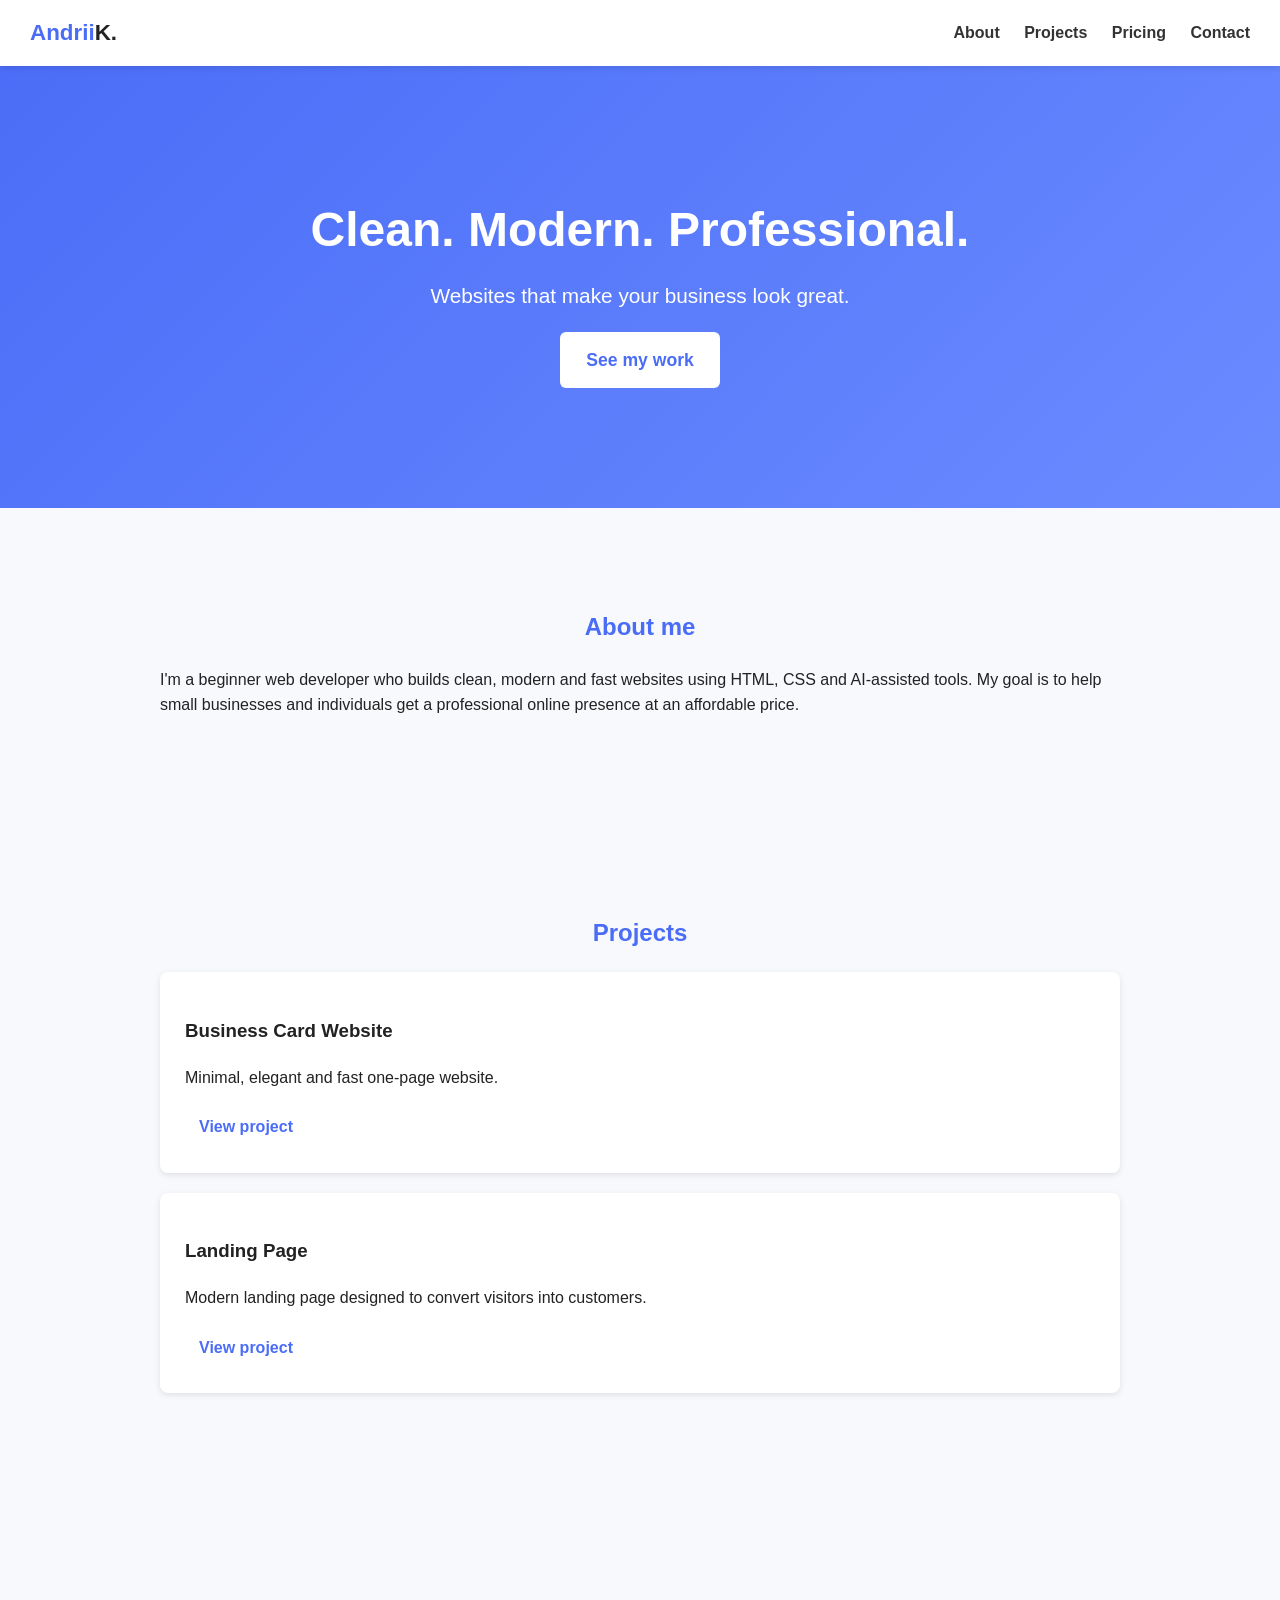
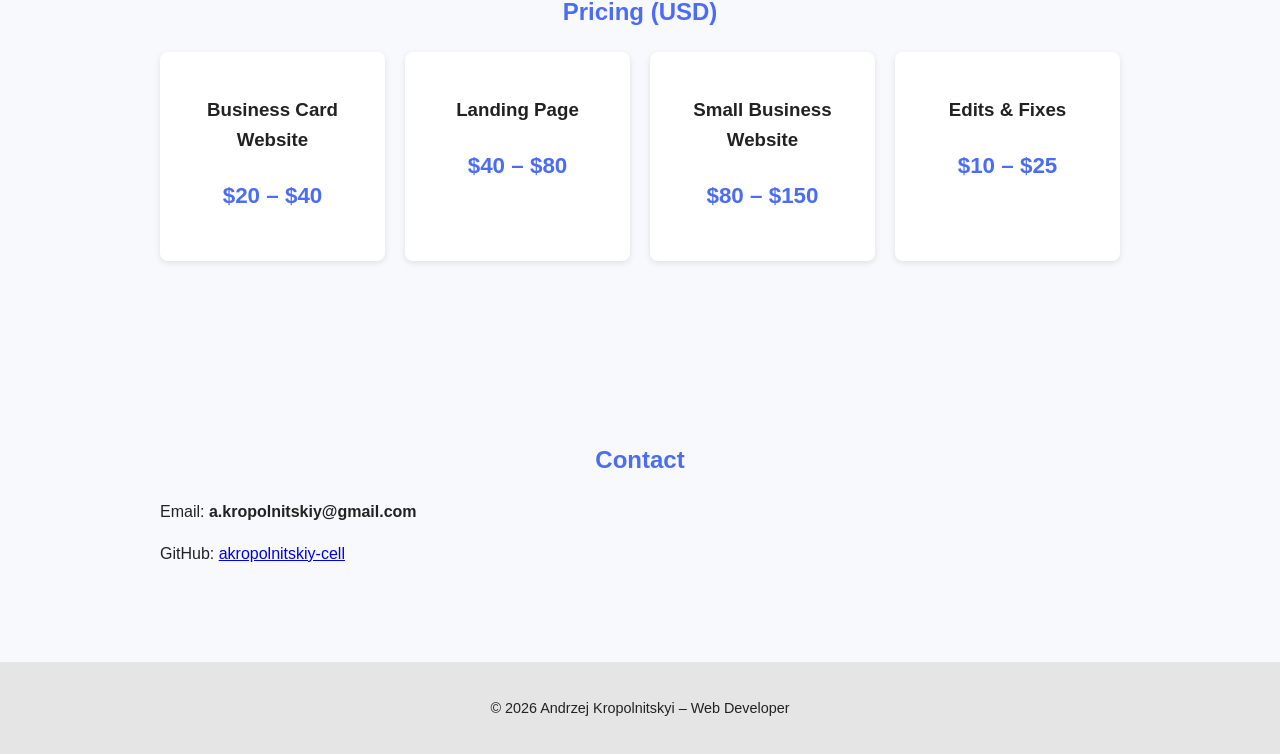
<file: index.html>
<!DOCTYPE html>
<html lang="en">
<head>
    <meta charset="UTF-8">
    <meta name="viewport" content="width=device-width, initial-scale=1.0">
    <title>Andrii Kropolnitskyi – Web Developer</title>
    <link rel="stylesheet" href="style.css">
</head>
<body>

<nav class="navbar">
    <a href="#" class="logo">Andrii<span>K.</span></a>
    <div class="nav-links">
        <a href="#about">About</a>
        <a href="#projects">Projects</a>
        <a href="#pricing">Pricing</a>
        <a href="#contact">Contact</a>
    </div>
</nav>

<header class="hero fade-in">
    <h1 class="title">Clean. Modern. Professional.</h1>
    <p class="subtitle">Websites that make your business look great.</p>
    <a href="#projects" class="btn large">See my work</a>
</header>

<section id="about" class="about fade-in">
    <h2>About me</h2>
    <p>
        I'm a beginner web developer who builds clean, modern and fast websites using HTML, CSS and AI-assisted tools.
        My goal is to help small businesses and individuals get a professional online presence at an affordable price.
    </p>
</section>

<section id="projects" class="projects fade-in">
    <h2>Projects</h2>

    <div class="project-card">
        <h3>Business Card Website</h3>
        <p>Minimal, elegant and fast one-page website.</p>
        <a href="business-card/index.html" class="btn small">View project</a>
    </div>

    <div class="project-card">
        <h3>Landing Page</h3>
        <p>Modern landing page designed to convert visitors into customers.</p>
        <a href="landing-page/index.html" class="btn small">View project</a>
    </div>
</section>

<section id="pricing" class="pricing fade-in">
    <h2>Pricing (USD)</h2>
    <div class="price-grid">
        <div class="price-box">
            <h3>Business Card Website</h3>
            <p class="price">$20 – $40</p>
        </div>
        <div class="price-box">
            <h3>Landing Page</h3>
            <p class="price">$40 – $80</p>
        </div>
        <div class="price-box">
            <h3>Small Business Website</h3>
            <p class="price">$80 – $150</p>
        </div>
        <div class="price-box">
            <h3>Edits & Fixes</h3>
            <p class="price">$10 – $25</p>
        </div>
    </div>
</section>

<section id="contact" class="contact fade-in">
    <h2>Contact</h2>
    <p>Email: <strong>a.kropolnitskiy@gmail.com</strong></p>
    <p>GitHub: <a href="https://github.com/akropolnitskiy-cell" target="_blank">akropolnitskiy-cell</a></p>
</section>

<footer class="footer">
    <p>© 2026 Andrzej Kropolnitskyi – Web Developer</p>
</footer>

</body>
</html>
</file>
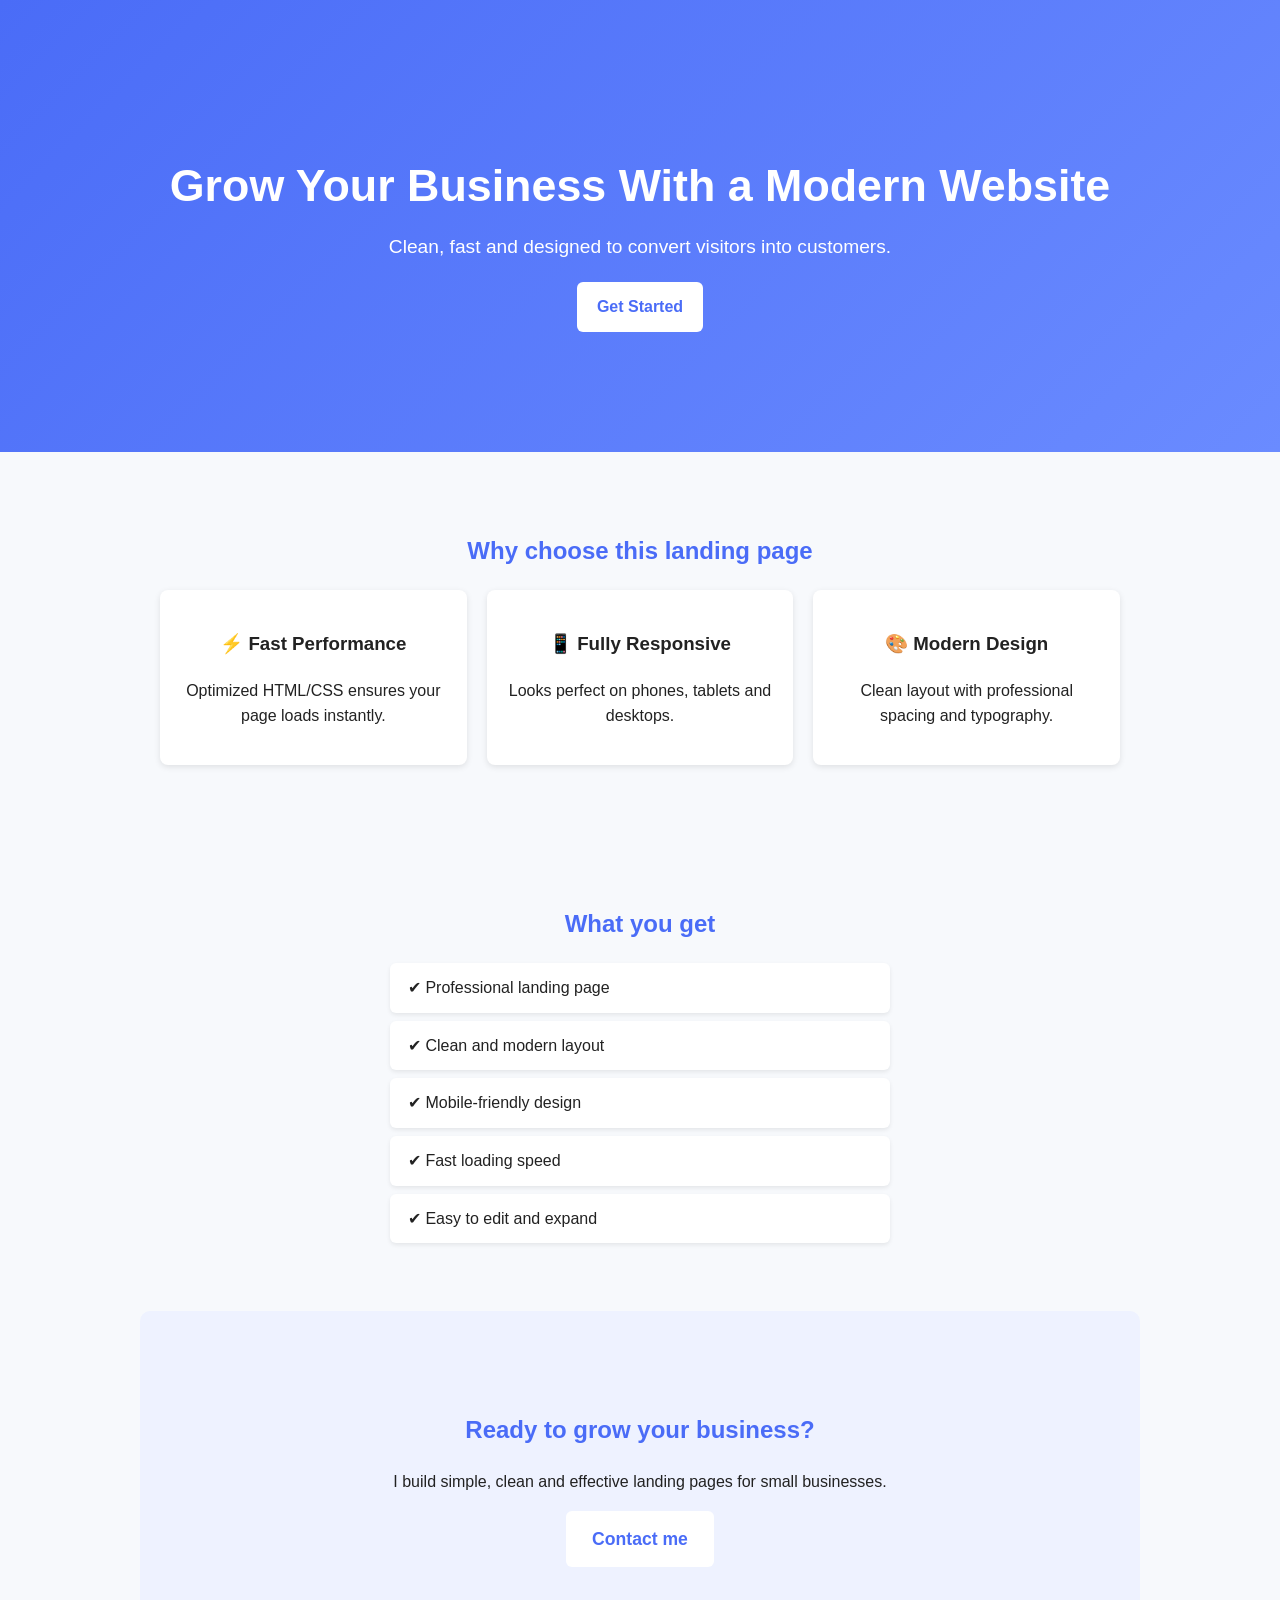
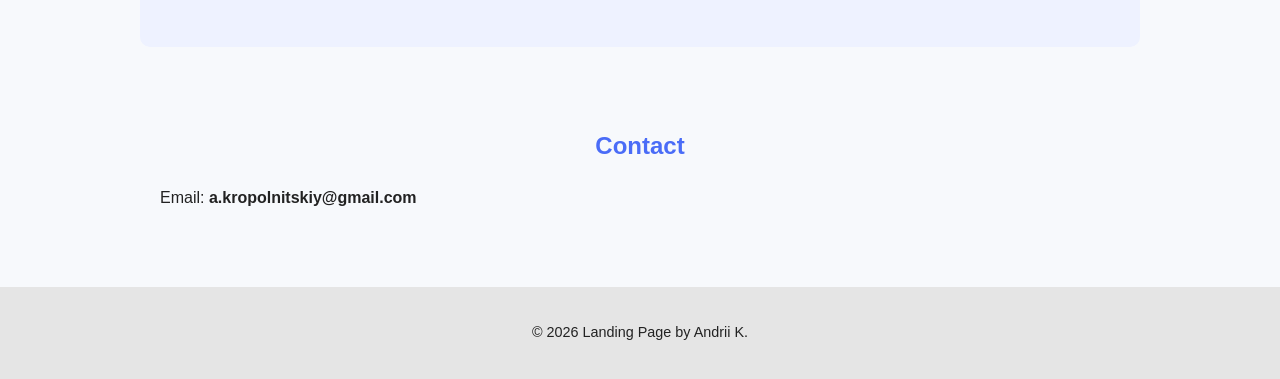
<file: landing-page/index.html>
<!DOCTYPE html>
<html lang="en">
<head>
    <meta charset="UTF-8">
    <meta name="viewport" content="width=device-width, initial-scale=1.0">
    <title>Modern Landing Page – Andrii K.</title>
    <link rel="stylesheet" href="style.css">
</head>
<body>

<header class="hero fade-in">
    <h1>Grow Your Business With a Modern Website</h1>
    <p>Clean, fast and designed to convert visitors into customers.</p>
    <a href="#contact" class="btn">Get Started</a>
</header>

<section class="features fade-in">
    <h2>Why choose this landing page</h2>
    <div class="feature-grid">
        <div class="feature-box">
            <h3>⚡ Fast Performance</h3>
            <p>Optimized HTML/CSS ensures your page loads instantly.</p>
        </div>
        <div class="feature-box">
            <h3>📱 Fully Responsive</h3>
            <p>Looks perfect on phones, tablets and desktops.</p>
        </div>
        <div class="feature-box">
            <h3>🎨 Modern Design</h3>
            <p>Clean layout with professional spacing and typography.</p>
        </div>
    </div>
</section>

<section class="offer fade-in">
    <h2>What you get</h2>
    <ul class="offer-list">
        <li>✔ Professional landing page</li>
        <li>✔ Clean and modern layout</li>
        <li>✔ Mobile-friendly design</li>
        <li>✔ Fast loading speed</li>
        <li>✔ Easy to edit and expand</li>
    </ul>
</section>

<section class="cta fade-in">
    <h2>Ready to grow your business?</h2>
    <p>I build simple, clean and effective landing pages for small businesses.</p>
    <a href="mailto:a.kropolnitskiy@gmail.com" class="btn large">Contact me</a>
</section>

<section id="contact" class="contact fade-in">
    <h2>Contact</h2>
    <p>Email: <strong>a.kropolnitskiy@gmail.com</strong></p>
</section>

<footer class="footer">
    <p>© 2026 Landing Page by Andrii K.</p>
</footer>

</body>
</html>
</file>
<file: style.css>
* {
    box-sizing: border-box;
}

body {
    margin: 0;
    font-family: Arial, sans-serif;
    background: #f7f9fc;
    color: #222;
    line-height: 1.6;
    scroll-behavior: smooth;
}

/* NAVBAR */
.navbar {
    position: fixed;
    top: 0;
    width: 100%;
    background: white;
    padding: 15px 30px;
    display: flex;
    justify-content: space-between;
    align-items: center;
    box-shadow: 0 2px 6px rgba(0,0,0,0.1);
    z-index: 1000;
}

.logo {
    font-size: 1.4rem;
    font-weight: bold;
    color: #4a6cf7;
    text-decoration: none;
}

.logo span {
    color: #222;
}

.nav-links a {
    margin-left: 20px;
    text-decoration: none;
    color: #333;
    font-weight: bold;
}

.nav-links a:hover {
    color: #4a6cf7;
}

/* Fade-in animation */
.fade-in {
    opacity: 0;
    animation: fadeIn 1.2s ease forwards;
}

@keyframes fadeIn {
    to { opacity: 1; }
}

/* Hero */
.hero {
    background: linear-gradient(135deg, #4a6cf7, #6a8bff);
    color: white;
    text-align: center;
    padding: 160px 20px 120px;
}

.title {
    font-size: 3rem;
    margin-bottom: 10px;
}

.subtitle {
    font-size: 1.3rem;
    max-width: 600px;
    margin: 0 auto 20px;
}

.btn {
    display: inline-block;
    padding: 12px 20px;
    background: white;
    color: #4a6cf7;
    border-radius: 6px;
    text-decoration: none;
    font-weight: bold;
    transition: 0.3s;
}

.btn:hover {
    background: #dfe6ff;
}

.btn.large {
    padding: 14px 26px;
    font-size: 1.1rem;
}

.btn.small {
    padding: 8px 14px;
}

/* Sections */
section {
    max-width: 1000px;
    margin: auto;
    padding: 80px 20px;
}

h2 {
    color: #4a6cf7;
    margin-bottom: 20px;
    text-align: center;
}

/* Projects */
.project-card {
    background: white;
    padding: 25px;
    margin: 20px 0;
    border-radius: 8px;
    box-shadow: 0 2px 6px rgba(0,0,0,0.1);
}

/* Pricing */
.price-grid {
    display: grid;
    grid-template-columns: repeat(auto-fit, minmax(220px, 1fr));
    gap: 20px;
}

.price-box {
    background: white;
    padding: 25px;
    border-radius: 8px;
    text-align: center;
    box-shadow: 0 2px 6px rgba(0,0,0,0.1);
}

.price {
    font-size: 1.4rem;
    font-weight: bold;
    color: #4a6cf7;
}

/* Footer */
.footer {
    text-align: center;
    padding: 20px;
    background: #e5e5e5;
    font-size: 0.9rem;
}

/* DARK MODE */
body.dark {
    background: #1a1a1a;
    color: #eee;
}

body.dark .navbar {
    background: #222;
}

body.dark .project-card,
body.dark .price-box {
    background: #2a2a2a;
    color: #eee;
}

body.dark .btn {
    background: #4a6cf7;
    color: white;
}

body.dark .footer {
    background: #111;
}
</file>
<file: landing-page/style.css>
* {
    box-sizing: border-box;
}

body {
    margin: 0;
    font-family: Arial, sans-serif;
    background: #f7f9fc;
    color: #222;
    line-height: 1.6;
}

/* Fade-in animation */
.fade-in {
    opacity: 0;
    animation: fadeIn 1.2s ease forwards;
}

@keyframes fadeIn {
    to { opacity: 1; }
}

/* Hero section */
.hero {
    background: linear-gradient(135deg, #4a6cf7, #6a8bff);
    color: white;
    text-align: center;
    padding: 120px 20px;
}

.hero h1 {
    font-size: 2.8rem;
    margin-bottom: 10px;
}

.hero p {
    font-size: 1.2rem;
    max-width: 600px;
    margin: 0 auto 20px;
}

.btn {
    display: inline-block;
    padding: 12px 20px;
    background: white;
    color: #4a6cf7;
    border-radius: 6px;
    text-decoration: none;
    font-weight: bold;
    transition: 0.3s;
}

.btn:hover {
    background: #dfe6ff;
}

.btn.large {
    padding: 14px 26px;
    font-size: 1.1rem;
}

/* Sections */
section {
    max-width: 1000px;
    margin: auto;
    padding: 60px 20px;
}

h2 {
    color: #4a6cf7;
    margin-bottom: 20px;
    text-align: center;
}

/* Features */
.feature-grid {
    display: grid;
    grid-template-columns: repeat(auto-fit, minmax(260px, 1fr));
    gap: 20px;
}

.feature-box {
    background: white;
    padding: 20px;
    border-radius: 8px;
    box-shadow: 0 2px 6px rgba(0,0,0,0.1);
    text-align: center;
}

/* Offer list */
.offer-list {
    list-style: none;
    padding: 0;
    max-width: 500px;
    margin: auto;
}

.offer-list li {
    background: white;
    padding: 12px 18px;
    margin: 8px 0;
    border-radius: 6px;
    box-shadow: 0 2px 4px rgba(0,0,0,0.08);
}

/* CTA */
.cta {
    text-align: center;
    background: #eef2ff;
    padding: 80px 20px;
    border-radius: 10px;
}

/* Footer */
.footer {
    text-align: center;
    padding: 20px;
    background: #e5e5e5;
    font-size: 0.9rem;
}
</file>
